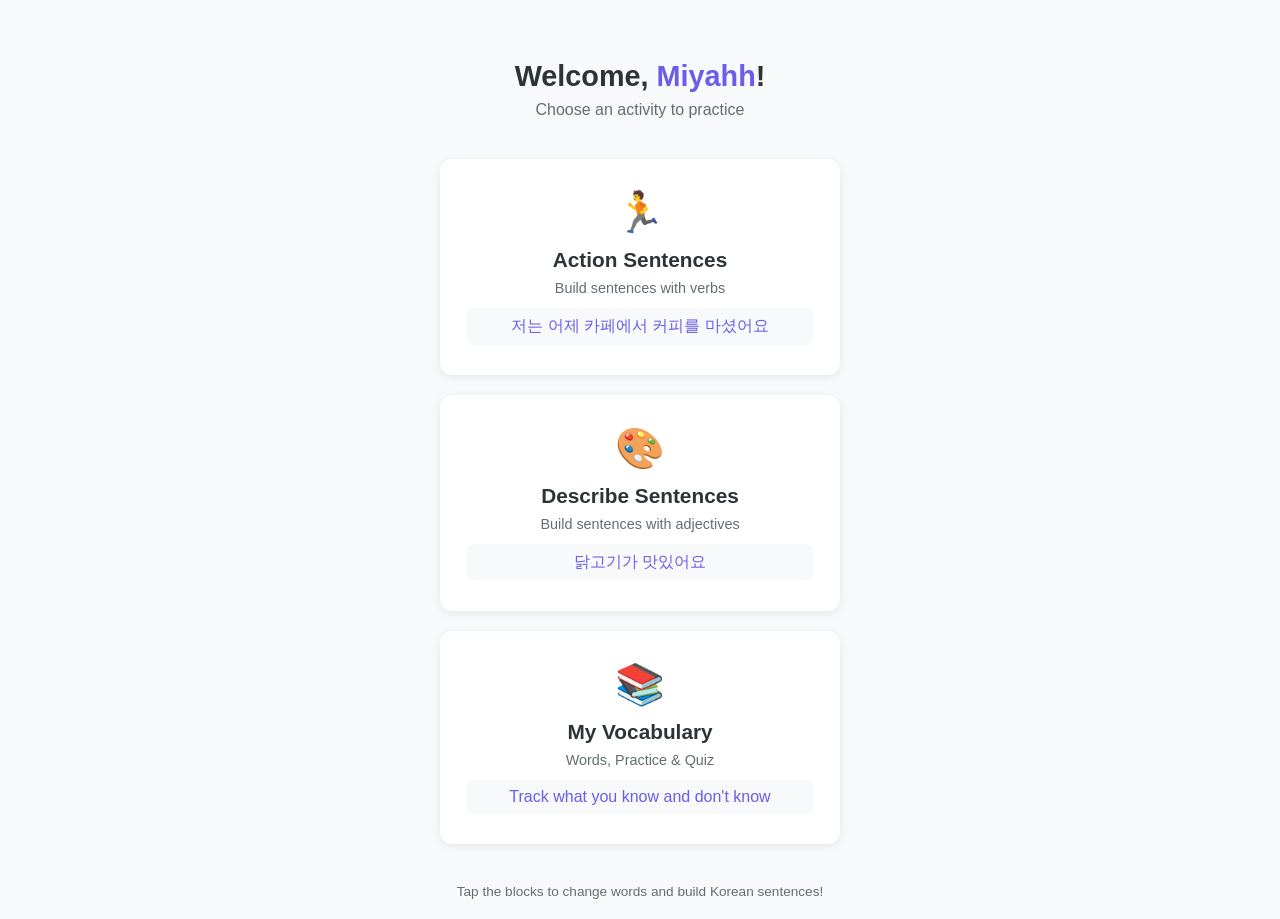
<file: index.html>
<!DOCTYPE html>
<html lang="en">
<head>
  <meta charset="UTF-8">
  <meta name="viewport" content="width=device-width, initial-scale=1.0">
  <title>Korean Practice — Miyahh</title>
  <link rel="stylesheet" href="css/styles.css">
</head>
<body>
  <div class="container index-page">
    <header class="app-header">
      <h1>Welcome, <span class="student-name">Miyahh</span>!</h1>
      <p class="subtitle">Choose an activity to practice</p>
    </header>

    <div class="pattern-cards">
      <a href="action.html" class="pattern-card card-action">
        <span class="card-icon">🏃</span>
        <h2>Action Sentences</h2>
        <p class="card-desc">Build sentences with verbs</p>
        <p class="card-example">저는 어제 카페에서 커피를 마셨어요</p>
      </a>

      <a href="describe.html" class="pattern-card card-describe">
        <span class="card-icon">🎨</span>
        <h2>Describe Sentences</h2>
        <p class="card-desc">Build sentences with adjectives</p>
        <p class="card-example">닭고기가 맛있어요</p>
      </a>

      <a href="vocabulary.html" class="pattern-card card-flashcard">
        <span class="card-icon">📚</span>
        <h2>My Vocabulary</h2>
        <p class="card-desc">Words, Practice &amp; Quiz</p>
        <p class="card-example">Track what you know and don't know</p>
      </a>
    </div>

    <footer class="app-footer">
      <p>Tap the blocks to change words and build Korean sentences!</p>
    </footer>
  </div>
  <script src="js/common.js"></script>
</body>
</html>
</file>
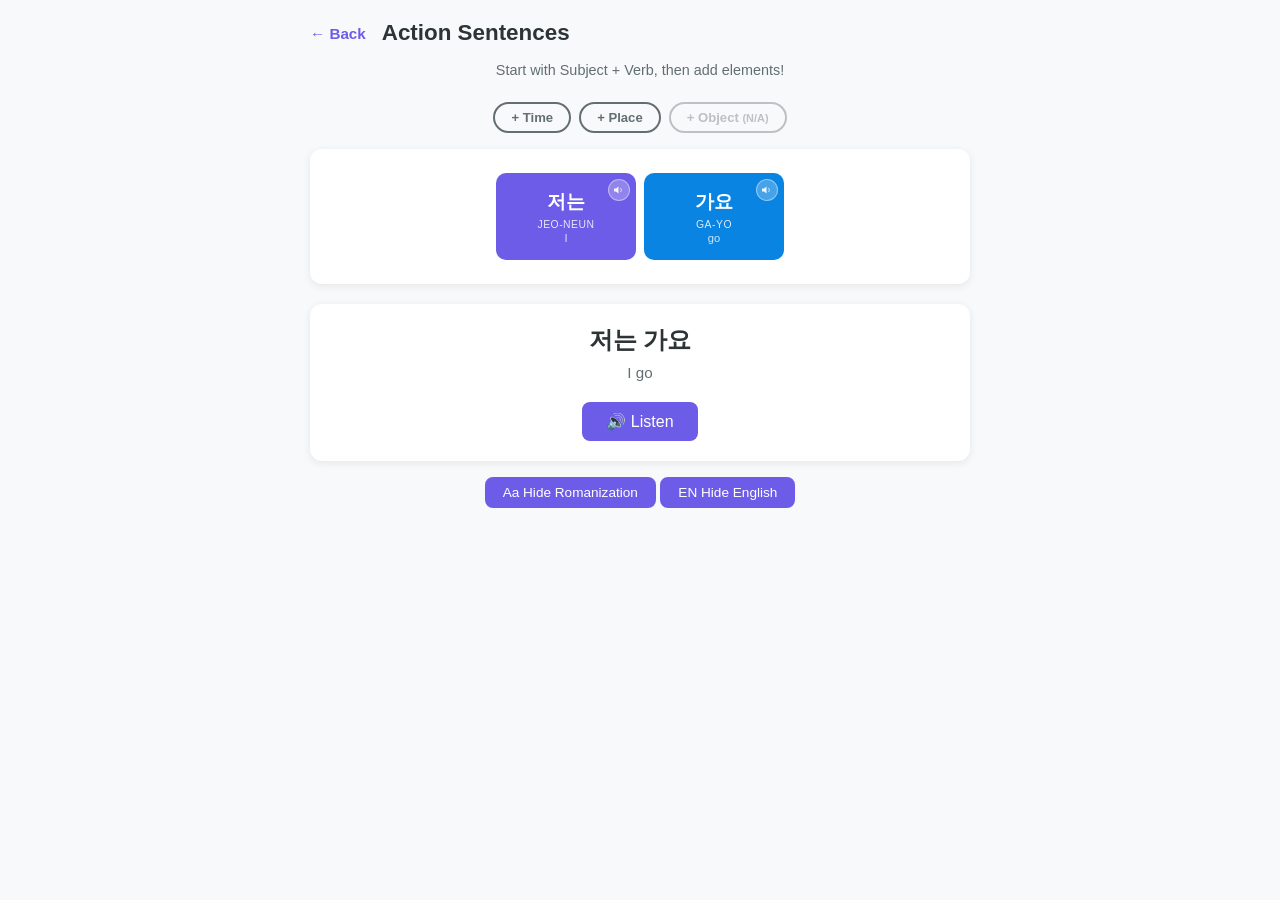
<file: action.html>
<!DOCTYPE html>
<html lang="en">
<head>
  <meta charset="UTF-8">
  <meta name="viewport" content="width=device-width, initial-scale=1.0">
  <title>Action Sentences — Miyahh</title>
  <link rel="stylesheet" href="css/styles.css">
</head>
<body>
  <div class="container builder-page">
    <header class="page-header">
      <a href="index.html" class="back-btn">&larr; Back</a>
      <h1>Action Sentences</h1>
    </header>

    <p class="instruction">Start with Subject + Verb, then add elements!</p>

    <div class="element-toggles">
      <button class="element-toggle" data-element="time">+ Time</button>
      <button class="element-toggle" data-element="place">+ Place</button>
      <button class="element-toggle" data-element="object">+ Object</button>
    </div>

    <div class="sentence-area" id="sentence-area">
      <div class="block-row">
        <div class="block" id="block-subject" data-slot="subject">
          <span class="block-kr"></span>
          <span class="block-rom"></span>
          <span class="block-en"></span>
        </div>
        <div class="block hidden" id="block-time" data-slot="time">
          <span class="block-kr"></span>
          <span class="block-rom"></span>
          <span class="block-en"></span>
        </div>
        <div class="block hidden" id="block-place" data-slot="place">
          <span class="block-kr"></span>
          <span class="block-rom"></span>
          <span class="block-en"></span>
        </div>
        <div class="block hidden" id="block-object" data-slot="object">
          <span class="block-kr"></span>
          <span class="block-rom"></span>
          <span class="block-en"></span>
        </div>
        <div class="block" id="block-verb" data-slot="verb">
          <span class="block-kr"></span>
          <span class="block-rom"></span>
          <span class="block-en"></span>
        </div>
      </div>
    </div>

    <div class="result-area">
      <div class="full-sentence" id="full-sentence"></div>
      <div class="translation" id="translation"></div>
      <button class="tts-btn-large" id="speak-btn" title="Listen to sentence">🔊 Listen</button>
    </div>

    <div class="rom-toggle">
      <button class="btn-rom active" id="toggle-rom">Aa Hide Romanization</button>
      <button class="btn-rom active" id="toggle-en">EN Hide English</button>
    </div>
  </div>

  <script src="js/common.js"></script>
  <script src="js/action-builder.js"></script>
</body>
</html>
</file>
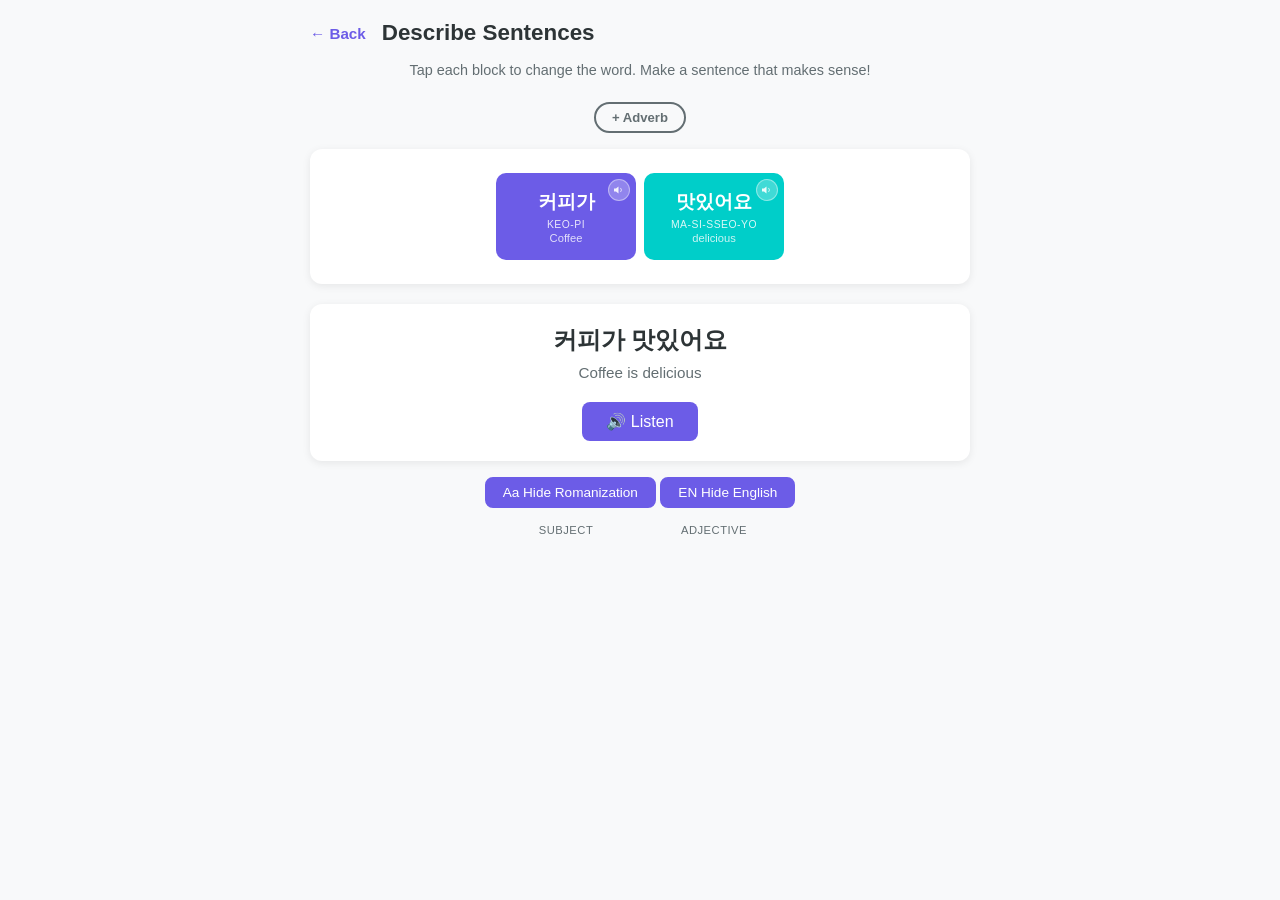
<file: describe.html>
<!DOCTYPE html>
<html lang="en">
<head>
  <meta charset="UTF-8">
  <meta name="viewport" content="width=device-width, initial-scale=1.0">
  <title>Describe Sentences — Miyahh</title>
  <link rel="stylesheet" href="css/styles.css">
</head>
<body>
  <div class="container builder-page">
    <header class="page-header">
      <a href="index.html" class="back-btn">&larr; Back</a>
      <h1>Describe Sentences</h1>
    </header>

    <p class="instruction">Tap each block to change the word. Make a sentence that makes sense!</p>

    <div class="element-toggles">
      <button class="element-toggle" data-element="adverb">+ Adverb</button>
    </div>

    <div class="sentence-area" id="sentence-area">
      <div class="block-row describe-row">
        <div class="block" id="block-subject" data-slot="subject">
          <span class="block-kr"></span>
          <span class="block-rom"></span>
          <span class="block-en"></span>
        </div>
        <div class="block block-adverb hidden" id="block-adverb" data-slot="adverb">
          <span class="block-kr"></span>
          <span class="block-rom"></span>
          <span class="block-en"></span>
        </div>
        <div class="block" id="block-adjective" data-slot="adjective">
          <span class="block-kr"></span>
          <span class="block-rom"></span>
          <span class="block-en"></span>
        </div>
      </div>
    </div>

    <div class="result-area">
      <div class="full-sentence" id="full-sentence"></div>
      <div class="translation" id="translation"></div>
      <button class="tts-btn-large" id="speak-btn" title="Listen to sentence">🔊 Listen</button>
    </div>

    <div class="rom-toggle">
      <button class="btn-rom active" id="toggle-rom">Aa Hide Romanization</button>
      <button class="btn-rom active" id="toggle-en">EN Hide English</button>
    </div>

    <div class="slot-labels describe-labels">
      <span>Subject</span>
      <span class="adverb-label hidden" id="adverb-label">Adverb</span>
      <span>Adjective</span>
    </div>
  </div>

  <script src="js/common.js"></script>
  <script src="js/describe-builder.js"></script>
</body>
</html>
</file>
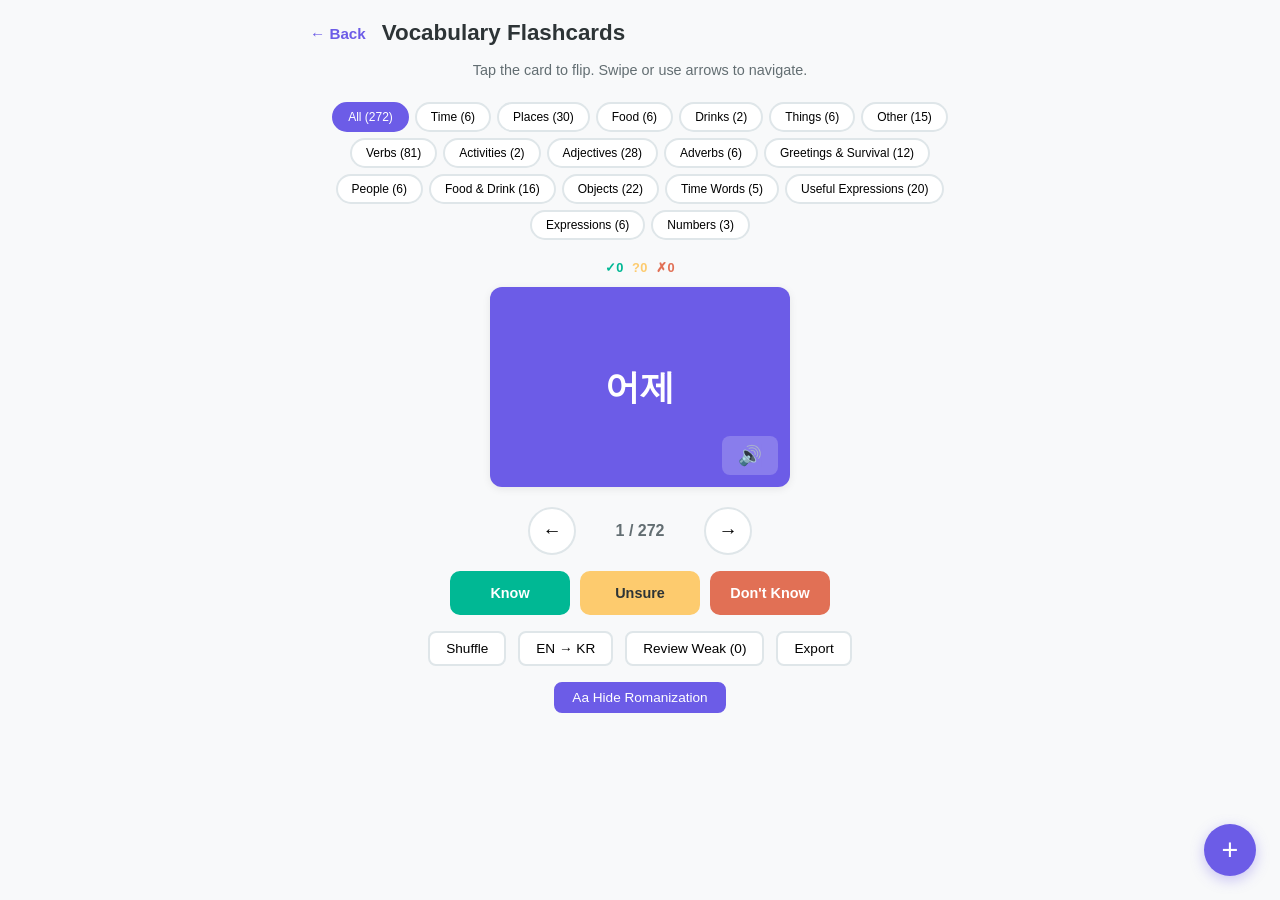
<file: flashcards.html>
<!DOCTYPE html>
<html lang="en">
<head>
  <meta charset="UTF-8">
  <meta name="viewport" content="width=device-width, initial-scale=1.0">
  <title>Flashcards — Miyahh</title>
  <link rel="stylesheet" href="css/styles.css">
</head>
<body>
  <div class="container builder-page">
    <header class="page-header">
      <a href="index.html" class="back-btn">&larr; Back</a>
      <h1>Vocabulary Flashcards</h1>
    </header>

    <p class="instruction">Tap the card to flip. Swipe or use arrows to navigate.</p>

    <div class="category-tabs" id="category-tabs"></div>

    <div class="review-banner hidden" id="review-banner">
      <span>Reviewing weak words</span>
      <button class="review-exit-btn" id="review-exit-btn">Show All</button>
    </div>

    <div class="mastery-stats" id="mastery-stats"></div>

    <div class="flashcard-area">
      <div class="flashcard" id="flashcard">
        <div class="flashcard-inner" id="flashcard-inner">
          <div class="flashcard-front">
            <span class="card-korean" id="card-korean"></span>
            <button class="tts-btn" id="card-tts" title="Listen">🔊</button>
          </div>
          <div class="flashcard-back">
            <span class="card-english" id="card-english"></span>
            <span class="card-romanization" id="card-romanization"></span>
          </div>
        </div>
      </div>
    </div>

    <div class="flashcard-controls">
      <button class="fc-btn" id="prev-btn">&larr;</button>
      <span class="fc-progress" id="progress">1 / 10</span>
      <button class="fc-btn" id="next-btn">&rarr;</button>
    </div>

    <div class="response-buttons" id="response-buttons">
      <button class="resp-btn resp-know" data-resp="know" title="Press 1">Know</button>
      <button class="resp-btn resp-unsure" data-resp="unsure" title="Press 2">Unsure</button>
      <button class="resp-btn resp-dont-know" data-resp="dont_know" title="Press 3">Don't Know</button>
    </div>

    <div class="flashcard-actions">
      <button class="fc-action-btn" id="shuffle-btn">Shuffle</button>
      <button class="fc-action-btn" id="direction-btn">EN &rarr; KR</button>
      <button class="fc-action-btn" id="review-weak-btn">Review Weak (0)</button>
      <button class="fc-action-btn" id="export-btn">Export</button>
    </div>

    <div class="rom-toggle">
      <button class="btn-rom active" id="toggle-rom">Aa Hide Romanization</button>
    </div>

    <!-- Add Word FAB + Modal (new feature) -->
    <button class="add-word-fab" id="add-word-fab" title="Add New Word">+</button>
    <div class="modal-overlay hidden" id="add-word-modal">
      <div class="modal-card">
        <div class="modal-header">
          <h2>Add New Word</h2>
          <button class="modal-close" id="modal-close">&times;</button>
        </div>
        <form id="add-word-form">
          <div class="form-group">
            <label for="new-kr">Korean *</label>
            <input type="text" id="new-kr" placeholder="Enter Korean word" required>
          </div>
          <div class="form-group">
            <label for="new-en">English *</label>
            <input type="text" id="new-en" placeholder="English meaning" required>
          </div>
          <div class="form-group">
            <label for="new-rom">Romanization</label>
            <input type="text" id="new-rom" placeholder="e.g. HAN-GUG-EO (optional)">
          </div>
          <div class="form-group">
            <label for="new-cat">Category</label>
            <select id="new-cat">
              <option value="My Words">My Words</option>
              <option value="Food & Drink">Food & Drink</option>
              <option value="Places">Places</option>
              <option value="People">People</option>
              <option value="Objects">Objects</option>
              <option value="Verbs">Verbs</option>
              <option value="Adjectives">Adjectives</option>
              <option value="Expressions">Expressions</option>
              <option value="Time">Time</option>
            </select>
          </div>
          <button type="submit" class="add-word-submit">Add Word</button>
        </form>
        <div class="user-words-list" id="user-words-list"></div>
        <div class="modal-footer">
          <button class="fc-action-btn" id="export-user-words">Export My Words</button>
        </div>
      </div>
    </div>
  </div>

  <script src="js/storage.js"></script>
  <script src="js/common.js"></script>
  <script src="js/flashcard.js"></script>
  <script src="js/add-word.js"></script>
</body>
</html>
</file>
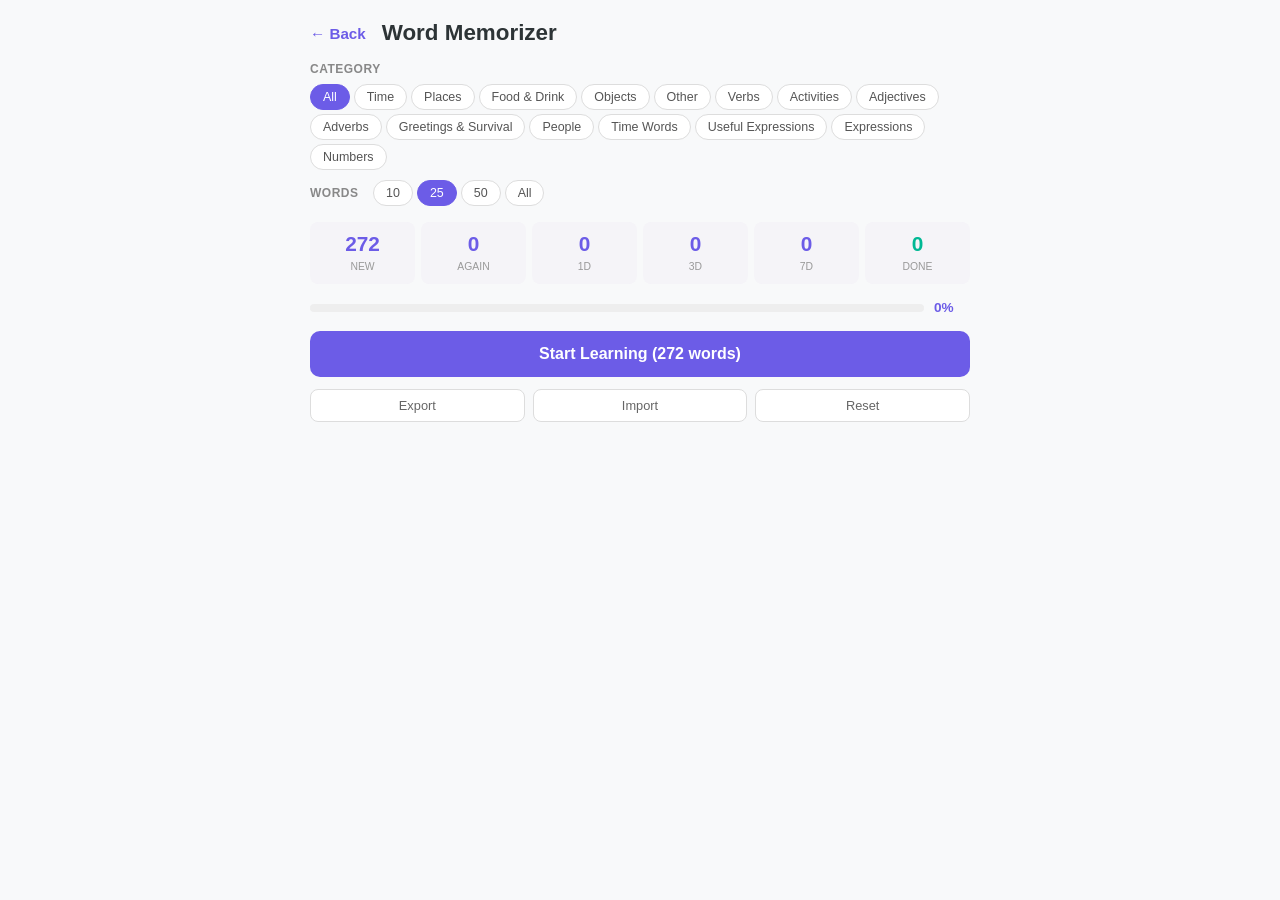
<file: learn.html>
<!DOCTYPE html>
<html lang="en">
<head>
  <meta charset="UTF-8">
  <meta name="viewport" content="width=device-width, initial-scale=1.0">
  <title>Learn — Miyahh</title>
  <link rel="stylesheet" href="css/styles.css">
</head>
<body>
  <div class="container builder-page">
    <header class="page-header">
      <a href="index.html" class="back-btn">&larr; Back</a>
      <h1>Word Memorizer</h1>
    </header>

    <!-- Home Screen -->
    <div id="learn-home">
      <div class="srs-ctrl">
        <span class="srs-label">Category</span>
        <div class="pill-row" id="cat-pills"></div>
      </div>
      <div class="srs-ctrl">
        <span class="srs-label">Words</span>
        <div class="pill-row" id="size-pills">
          <button class="pill" data-n="10">10</button>
          <button class="pill active" data-n="25">25</button>
          <button class="pill" data-n="50">50</button>
          <button class="pill" data-n="0">All</button>
        </div>
      </div>

      <div class="srs-boxes">
        <div class="srs-box"><b id="b0">0</b><span>New</span></div>
        <div class="srs-box"><b id="b1">0</b><span>Again</span></div>
        <div class="srs-box"><b id="b2">0</b><span>1d</span></div>
        <div class="srs-box"><b id="b3">0</b><span>3d</span></div>
        <div class="srs-box"><b id="b4">0</b><span>7d</span></div>
        <div class="srs-box done"><b id="b5">0</b><span>Done</span></div>
      </div>

      <div class="srs-progress-bar">
        <div class="srs-bar"><div class="srs-fill" id="learn-bar"></div></div>
        <span class="srs-pct" id="learn-pct">0%</span>
      </div>

      <button class="go-btn" id="go-learn">Start Learning</button>

      <div class="srs-data-row">
        <button class="srs-data-btn" id="srs-export">Export</button>
        <button class="srs-data-btn" id="srs-import">Import</button>
        <button class="srs-data-btn" id="srs-reset">Reset</button>
      </div>
      <input type="file" id="srs-file-input" accept=".json" style="display:none">
    </div>

    <!-- Study Screen -->
    <div class="study-overlay hidden" id="study-screen">
      <div class="study-header">
        <button class="study-back" id="learn-back">&larr;</button>
        <span class="study-pg"><b id="lc">1</b> / <span id="lt">25</span></span>
      </div>
      <div class="study-card-area">
        <div class="study-card" id="learn-card">
          <div class="study-cat" id="learn-cat"></div>
          <div class="study-kr" id="learn-kr"></div>
          <div class="study-reveal" id="learn-reveal">
            <div class="study-line"></div>
            <div class="study-en" id="learn-en"></div>
            <div class="study-rom" id="learn-rom"></div>
          </div>
          <div class="study-hint" id="learn-hint">tap to reveal</div>
          <div class="swipe-overlay sw-got" id="sw-got">Got it</div>
          <div class="swipe-overlay sw-again" id="sw-again">Again</div>
        </div>
      </div>
      <div class="study-actions hidden" id="learn-actions">
        <button class="study-btn btn-again" id="btn-again">&larr; Again</button>
        <button class="study-btn btn-got-it" id="btn-got-it">Got it &rarr;</button>
      </div>
    </div>

    <!-- Done Screen -->
    <div class="done-screen hidden" id="done-screen">
      <div class="done-icon" id="done-icon"></div>
      <h2 class="done-title" id="done-title"></h2>
      <p class="done-desc" id="done-desc"></p>
      <button class="go-btn" id="done-again">Again</button>
      <button class="go-btn go-secondary" id="done-home">Back</button>
    </div>
  </div>

  <script src="js/storage.js"></script>
  <script src="js/common.js"></script>
  <script src="js/learn.js"></script>
</body>
</html>
</file>
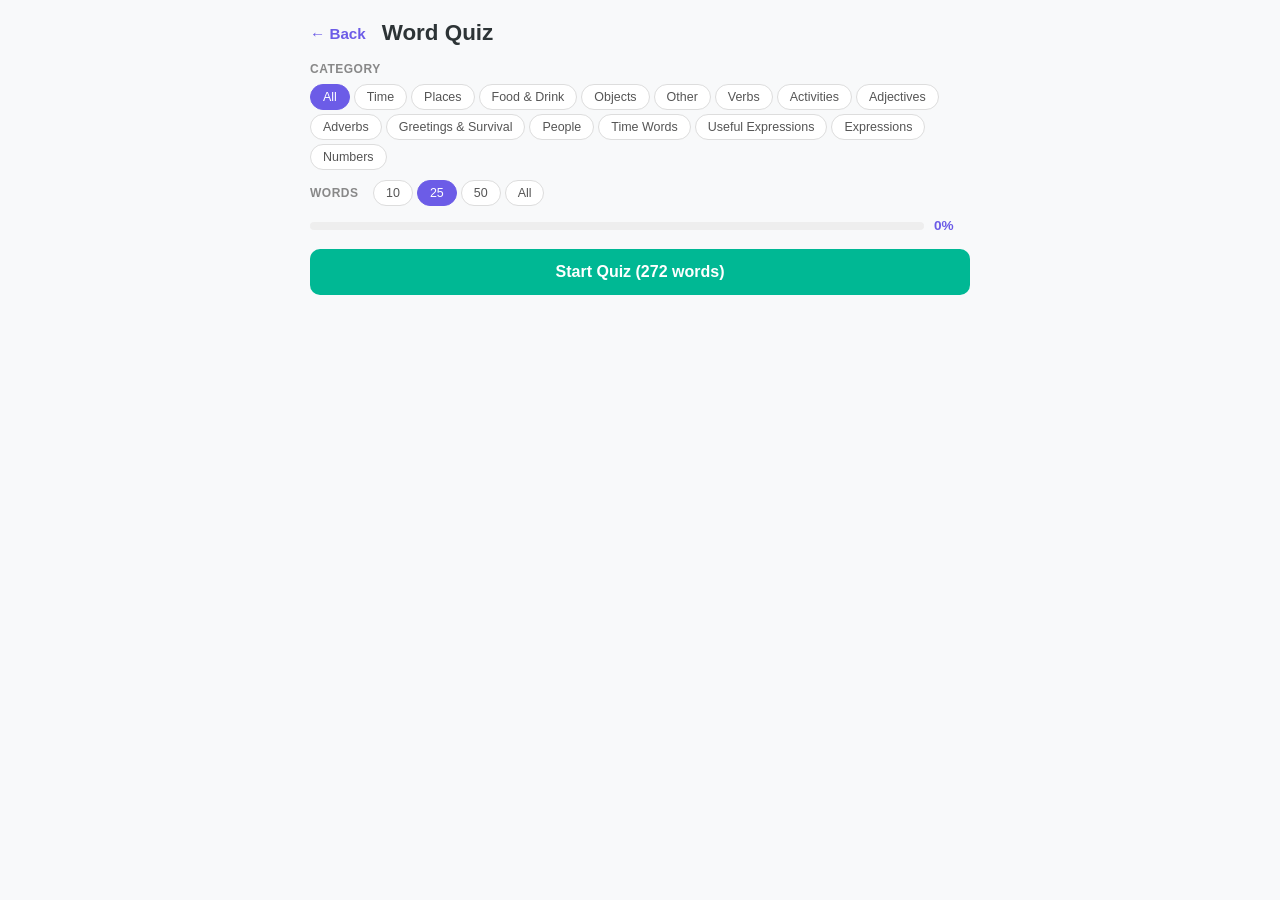
<file: quiz.html>
<!DOCTYPE html>
<html lang="en">
<head>
  <meta charset="UTF-8">
  <meta name="viewport" content="width=device-width, initial-scale=1.0">
  <title>Quiz — Miyahh</title>
  <link rel="stylesheet" href="css/styles.css">
</head>
<body>
  <div class="container builder-page">
    <header class="page-header">
      <a href="index.html" class="back-btn">&larr; Back</a>
      <h1>Word Quiz</h1>
    </header>

    <!-- Home Screen -->
    <div id="quiz-home">
      <div class="srs-ctrl">
        <span class="srs-label">Category</span>
        <div class="pill-row" id="cat-pills"></div>
      </div>
      <div class="srs-ctrl">
        <span class="srs-label">Words</span>
        <div class="pill-row" id="size-pills">
          <button class="pill" data-n="10">10</button>
          <button class="pill active" data-n="25">25</button>
          <button class="pill" data-n="50">50</button>
          <button class="pill" data-n="0">All</button>
        </div>
      </div>

      <div class="srs-progress-bar">
        <div class="srs-bar"><div class="srs-fill quiz-fill" id="quiz-bar"></div></div>
        <span class="srs-pct" id="quiz-pct">0%</span>
      </div>

      <button class="go-btn go-quiz" id="go-quiz">Start Quiz</button>
    </div>

    <!-- Quiz Screen -->
    <div class="study-overlay hidden" id="quiz-screen">
      <div class="study-header">
        <button class="study-back" id="quiz-back">&larr;</button>
        <span class="study-pg"><b id="rc">1</b> / <span id="rtt">25</span></span>
      </div>
      <div class="quiz-prompt">
        <div class="quiz-label">What is</div>
        <div class="quiz-word" id="quiz-word"></div>
      </div>
      <div class="quiz-grid" id="quiz-grid"></div>
      <div class="quiz-score">Score: <b id="quiz-sc">0</b> / <b id="quiz-tot">0</b></div>
    </div>

    <!-- Done Screen -->
    <div class="done-screen hidden" id="done-screen">
      <div class="done-icon" id="done-icon"></div>
      <h2 class="done-title" id="done-title"></h2>
      <p class="done-desc" id="done-desc"></p>
      <button class="go-btn go-quiz" id="done-again">Again</button>
      <button class="go-btn go-secondary" id="done-home">Back</button>
    </div>
  </div>

  <script src="js/storage.js"></script>
  <script src="js/common.js"></script>
  <script src="js/quiz.js"></script>
</body>
</html>
</file>
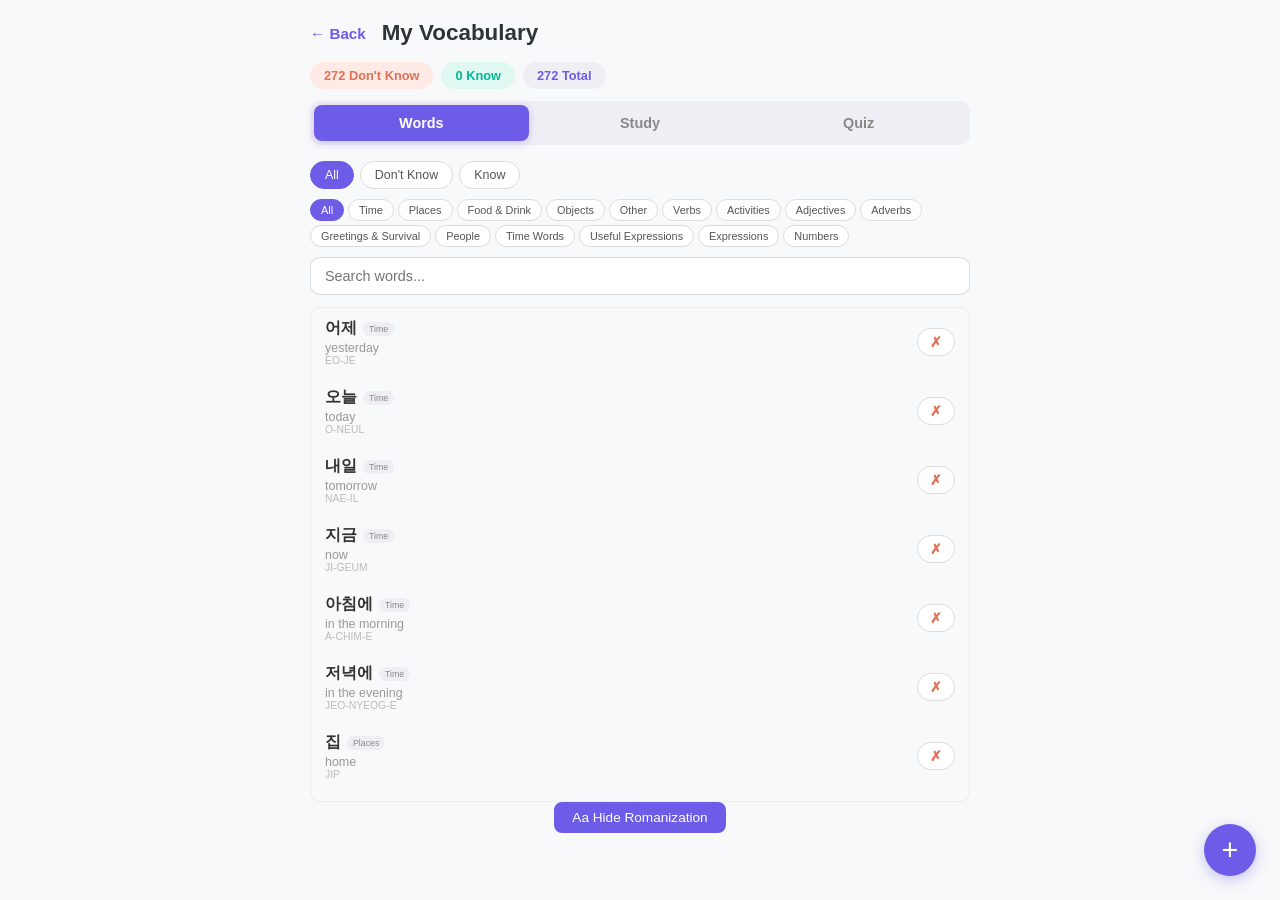
<file: vocabulary.html>
<!DOCTYPE html>
<html lang="en">
<head>
  <meta charset="UTF-8">
  <meta name="viewport" content="width=device-width, initial-scale=1.0">
  <title>Vocabulary — Miyahh</title>
  <link rel="stylesheet" href="css/styles.css">
</head>
<body>
  <div class="container builder-page">
    <header class="page-header">
      <a href="index.html" class="back-btn">&larr; Back</a>
      <h1>My Vocabulary</h1>
    </header>

    <div class="vocab-stats" id="vocab-stats"></div>

    <div class="vocab-tabs" id="vocab-tabs">
      <button class="vocab-tab active" data-tab="words">Words</button>
      <button class="vocab-tab" data-tab="practice">Study</button>
      <button class="vocab-tab" data-tab="quiz">Quiz</button>
    </div>

    <!-- ===== WORDS TAB ===== -->
    <div class="vocab-pane active" id="pane-words">
      <div class="vocab-filter">
        <button class="filter-btn active" data-f="all">All</button>
        <button class="filter-btn" data-f="dont-know">Don't Know</button>
        <button class="filter-btn" data-f="know">Know</button>
      </div>
      <div class="cat-filter-row" id="cat-filter"></div>
      <div class="vocab-search">
        <input type="text" id="search-input" placeholder="Search words...">
      </div>
      <div class="word-list" id="word-list"></div>
      <div class="rom-toggle">
        <button class="btn-rom active" id="toggle-rom">Aa Hide Romanization</button>
      </div>
    </div>

    <!-- ===== STUDY TAB (Don't Know words) ===== -->
    <div class="vocab-pane" id="pane-practice">
      <p class="practice-info" id="practice-info"></p>
      <button class="go-btn" id="go-practice">Study Don't Know</button>
    </div>

    <!-- ===== QUIZ TAB ===== -->
    <div class="vocab-pane" id="pane-quiz">
      <div class="srs-ctrl">
        <span class="srs-label">Status</span>
        <div class="pill-row" id="quiz-filter">
          <button class="pill active" data-f="all">All</button>
          <button class="pill" data-f="dont-know">Don't Know</button>
          <button class="pill" data-f="know">Know</button>
        </div>
      </div>
      <div class="srs-ctrl">
        <span class="srs-label">Category</span>
        <div class="pill-row" id="quiz-cat"></div>
      </div>
      <div class="srs-ctrl">
        <span class="srs-label">Questions</span>
        <div class="pill-row" id="quiz-size">
          <button class="pill" data-n="10">10</button>
          <button class="pill active" data-n="25">25</button>
          <button class="pill" data-n="50">50</button>
          <button class="pill" data-n="0">All</button>
        </div>
      </div>
      <button class="go-btn go-quiz" id="go-quiz">Start Quiz</button>
    </div>

    <!-- ===== PRACTICE OVERLAY ===== -->
    <div class="study-overlay hidden" id="practice-screen">
      <div class="study-header">
        <button class="study-back" id="practice-back">&larr;</button>
        <span class="study-pg"><b id="pc">1</b> / <span id="pt">10</span></span>
      </div>
      <div class="study-card-area">
        <div class="study-card" id="practice-card">
          <div class="study-cat" id="p-cat"></div>
          <div class="study-kr" id="p-kr"></div>
          <div class="study-reveal">
            <div class="study-line"></div>
            <div class="study-en" id="p-en"></div>
            <div class="study-rom rom-text" id="p-rom"></div>
          </div>
          <div class="study-hint">tap to reveal</div>
        </div>
      </div>
      <div class="study-actions hidden" id="practice-actions">
        <button class="study-btn btn-again" id="btn-dont">Still Don't Know</button>
        <button class="study-btn btn-got-it" id="btn-know">I Know This ✓</button>
      </div>
    </div>

    <!-- ===== QUIZ OVERLAY ===== -->
    <div class="study-overlay hidden" id="quiz-screen">
      <div class="study-header">
        <button class="study-back" id="quiz-back">&larr;</button>
        <span class="study-pg"><b id="qc">1</b> / <span id="qt">25</span></span>
      </div>
      <div class="quiz-prompt">
        <div class="quiz-label">What is</div>
        <div class="quiz-word" id="quiz-word"></div>
      </div>
      <div class="quiz-grid" id="quiz-grid"></div>
      <div class="quiz-score">Score: <b id="quiz-sc">0</b> / <b id="quiz-tot">0</b></div>
    </div>

    <!-- ===== DONE SCREEN ===== -->
    <div class="done-screen hidden" id="done-screen">
      <div class="done-icon" id="done-icon"></div>
      <h2 class="done-title" id="done-title"></h2>
      <p class="done-desc" id="done-desc"></p>
      <button class="go-btn" id="done-back">Back to Words</button>
    </div>

    <!-- Add Word FAB + Modal -->
    <button class="add-word-fab" id="add-word-fab" title="Add New Word">+</button>
    <div class="modal-overlay hidden" id="add-word-modal">
      <div class="modal-card">
        <div class="modal-header">
          <h2>Add New Word</h2>
          <button class="modal-close" id="modal-close">&times;</button>
        </div>
        <form id="add-word-form">
          <div class="form-group">
            <label for="new-kr">Korean *</label>
            <input type="text" id="new-kr" placeholder="Enter Korean word" required>
          </div>
          <div class="form-group">
            <label for="new-en">English *</label>
            <input type="text" id="new-en" placeholder="English meaning" required>
          </div>
          <div class="form-group">
            <label for="new-rom">Romanization</label>
            <input type="text" id="new-rom" placeholder="e.g. HAN-GUG-EO (optional)">
          </div>
          <button type="submit" class="add-word-submit">Add Word</button>
        </form>
      </div>
    </div>
  </div>

  <script src="js/storage.js"></script>
  <script src="js/common.js"></script>
  <script src="js/vocabulary.js"></script>
</body>
</html>
</file>
<file: css/styles.css>
/* === Korean Practice — Sentence Builder === */

:root {
  --primary: #6C5CE7;
  --primary-light: #A29BFE;
  --accent: #00B894;
  --bg: #F8F9FA;
  --card-bg: #FFFFFF;
  --text: #2D3436;
  --text-light: #636E72;
  --border: #DFE6E9;
  --shadow: 0 2px 8px rgba(0,0,0,0.08);
  --radius: 12px;

  --block-subject: #6C5CE7;
  --block-time: #FDCB6E;
  --block-place: #00B894;
  --block-object: #E17055;
  --block-verb: #0984E3;
  --block-adverb: #E84393;
  --block-adjective: #00CEC9;
}

* { box-sizing: border-box; margin: 0; padding: 0; }

body {
  font-family: -apple-system, BlinkMacSystemFont, 'Segoe UI', sans-serif;
  background: var(--bg);
  color: var(--text);
  min-height: 100vh;
}

.container {
  max-width: 700px;
  margin: 0 auto;
  padding: 20px;
}

/* --- Index Page --- */
.index-page { text-align: center; padding-top: 60px; }

.app-header h1 {
  font-size: 1.8rem;
  margin-bottom: 8px;
}

.student-name { color: var(--primary); }

.subtitle {
  color: var(--text-light);
  font-size: 1rem;
  margin-bottom: 40px;
}

.pattern-cards {
  display: flex;
  flex-direction: column;
  gap: 20px;
  max-width: 400px;
  margin: 0 auto;
}

.pattern-card {
  display: block;
  background: var(--card-bg);
  border-radius: var(--radius);
  padding: 28px 24px;
  text-decoration: none;
  color: var(--text);
  box-shadow: var(--shadow);
  border: 2px solid transparent;
  transition: transform 0.15s, border-color 0.15s;
}

.pattern-card:hover {
  transform: translateY(-2px);
  border-color: var(--primary-light);
}

.card-icon { font-size: 2.5rem; display: block; margin-bottom: 12px; }

.pattern-card h2 { font-size: 1.3rem; margin-bottom: 8px; }

.card-desc { color: var(--text-light); font-size: 0.9rem; margin-bottom: 12px; }

.card-example {
  background: var(--bg);
  padding: 8px 14px;
  border-radius: 8px;
  font-size: 1rem;
  color: var(--primary);
}

.app-footer {
  margin-top: 40px;
  color: var(--text-light);
  font-size: 0.85rem;
}

/* --- Builder Pages --- */
.page-header {
  display: flex;
  align-items: center;
  gap: 16px;
  margin-bottom: 16px;
}

.page-header h1 { font-size: 1.4rem; }

.back-btn {
  text-decoration: none;
  color: var(--primary);
  font-weight: 600;
  font-size: 0.95rem;
}

.instruction {
  color: var(--text-light);
  font-size: 0.9rem;
  margin-bottom: 24px;
  text-align: center;
}

/* --- Sentence Blocks --- */
.sentence-area {
  background: var(--card-bg);
  border-radius: var(--radius);
  padding: 24px 16px;
  box-shadow: var(--shadow);
  margin-bottom: 20px;
}

.block-row {
  display: flex;
  gap: 8px;
  flex-wrap: wrap;
  justify-content: center;
}

.block {
  flex: 1;
  min-width: 80px;
  max-width: 140px;
  padding: 14px 8px;
  border-radius: 10px;
  text-align: center;
  cursor: pointer;
  user-select: none;
  transition: transform 0.12s, box-shadow 0.12s;
  border: 2px solid transparent;
}

.block:active { transform: scale(0.95); }

.block:hover {
  box-shadow: 0 4px 12px rgba(0,0,0,0.15);
}

.block[data-slot="subject"] { background: var(--block-subject); color: #fff; }
.block[data-slot="time"] { background: var(--block-time); color: var(--text); }
.block[data-slot="place"] { background: var(--block-place); color: #fff; }
.block[data-slot="object"] { background: var(--block-object); color: #fff; }
.block[data-slot="verb"] { background: var(--block-verb); color: #fff; }
.block[data-slot="adverb"] { background: var(--block-adverb); color: #fff; }
.block[data-slot="adjective"] { background: var(--block-adjective); color: #fff; }

.block-kr {
  display: block;
  font-size: 1.2rem;
  font-weight: 700;
  margin-bottom: 4px;
}

.block-rom {
  display: block;
  font-size: 0.65rem;
  opacity: 0.85;
  margin-bottom: 2px;
  text-transform: uppercase;
  letter-spacing: 0.5px;
}

.block-en {
  display: block;
  font-size: 0.7rem;
  opacity: 0.8;
}

.block.pulse {
  animation: pulse 0.3s ease;
}

@keyframes pulse {
  0% { transform: scale(1); }
  50% { transform: scale(1.08); }
  100% { transform: scale(1); }
}

/* --- Result Area --- */
.result-area {
  text-align: center;
  padding: 20px;
  background: var(--card-bg);
  border-radius: var(--radius);
  box-shadow: var(--shadow);
  margin-bottom: 16px;
}

.full-sentence {
  font-size: 1.5rem;
  font-weight: 700;
  margin-bottom: 8px;
  color: var(--text);
  min-height: 2rem;
}

.translation {
  font-size: 0.95rem;
  color: var(--text-light);
  margin-bottom: 16px;
  min-height: 1.4rem;
}

.tts-btn-large {
  background: var(--primary);
  color: #fff;
  border: none;
  padding: 10px 24px;
  border-radius: 8px;
  font-size: 1rem;
  cursor: pointer;
  transition: background 0.15s;
}

.tts-btn-large:hover { background: var(--primary-light); }
.tts-btn-large:active { transform: scale(0.97); }

/* --- Slot Labels --- */
.slot-labels {
  display: flex;
  justify-content: center;
  gap: 8px;
  flex-wrap: wrap;
}

.slot-labels span {
  flex: 1;
  min-width: 80px;
  max-width: 140px;
  text-align: center;
  font-size: 0.7rem;
  color: var(--text-light);
  text-transform: uppercase;
  letter-spacing: 0.5px;
}

/* --- Element Toggle Buttons (Action Builder) --- */
.element-toggles {
  display: flex;
  gap: 8px;
  justify-content: center;
  margin-bottom: 16px;
  flex-wrap: wrap;
}

.element-toggle {
  background: var(--bg-card);
  color: var(--text-light);
  border: 2px solid var(--text-light);
  padding: 6px 16px;
  border-radius: 20px;
  font-size: 0.82rem;
  font-weight: 600;
  cursor: pointer;
  transition: all 0.2s;
}

.element-toggle:hover {
  background: rgba(107, 114, 128, 0.1);
}

.element-toggle.active {
  background: var(--primary);
  color: #fff;
  border-color: var(--primary);
}

.element-toggle:disabled {
  opacity: 0.4;
  cursor: not-allowed;
}

/* --- Adverb Toggle --- */
.adverb-toggle {
  text-align: center;
  margin-bottom: 16px;
}

.btn-adverb {
  background: var(--block-adverb);
  color: #fff;
  border: none;
  padding: 8px 20px;
  border-radius: 8px;
  font-size: 0.9rem;
  cursor: pointer;
  transition: opacity 0.15s;
}

.btn-adverb:hover { opacity: 0.85; }
.btn-adverb.active { background: var(--text-light); }

/* --- Romanization Toggle --- */
.rom-toggle {
  text-align: center;
  margin-bottom: 16px;
}

.btn-rom {
  background: var(--card-bg);
  color: var(--text);
  border: 2px solid var(--border);
  padding: 6px 16px;
  border-radius: 8px;
  font-size: 0.85rem;
  cursor: pointer;
  transition: border-color 0.15s, background 0.15s;
}

.btn-rom:hover { border-color: var(--primary-light); }
.btn-rom.active { background: var(--primary); color: #fff; border-color: var(--primary); }

body.hide-rom .block-rom { display: none !important; }
body.hide-rom .card-romanization { display: none !important; }
body.hide-en .block-en { display: none !important; }
body.hide-en .card-english { display: none !important; }
/* BUG FIX: Also hide the sentence translation when English is hidden */
body.hide-en .translation { display: none !important; }

/* --- Flashcard Page --- */
.category-tabs {
  display: flex;
  gap: 6px;
  flex-wrap: wrap;
  justify-content: center;
  margin-bottom: 20px;
}

.cat-tab {
  background: var(--card-bg);
  border: 2px solid var(--border);
  padding: 6px 14px;
  border-radius: 20px;
  font-size: 0.75rem;
  cursor: pointer;
  transition: all 0.15s;
}

.cat-tab:hover { border-color: var(--primary-light); }
.cat-tab.active { background: var(--primary); color: #fff; border-color: var(--primary); }

.flashcard-area {
  display: flex;
  justify-content: center;
  margin-bottom: 20px;
  perspective: 1000px;
}

.flashcard {
  width: 300px;
  height: 200px;
  cursor: pointer;
  perspective: 1000px;
}

.flashcard-inner {
  width: 100%;
  height: 100%;
  position: relative;
  transition: transform 0.5s;
  transform-style: preserve-3d;
}

/* BUG FIX: Instant reset class disables flip animation during navigation */
.flashcard-inner.no-transition {
  transition: none !important;
}

.flashcard-inner.flipped {
  transform: rotateY(180deg);
}

.flashcard-front, .flashcard-back {
  position: absolute;
  width: 100%;
  height: 100%;
  backface-visibility: hidden;
  border-radius: var(--radius);
  box-shadow: var(--shadow);
  display: flex;
  flex-direction: column;
  align-items: center;
  justify-content: center;
  padding: 20px;
}

.flashcard-front {
  background: var(--primary);
  color: #fff;
}

.flashcard-back {
  background: var(--card-bg);
  color: var(--text);
  transform: rotateY(180deg);
}

.card-korean {
  font-size: 2.2rem;
  font-weight: 700;
}

.card-english {
  font-size: 1.3rem;
  font-weight: 600;
  margin-bottom: 8px;
}

.card-romanization {
  font-size: 0.9rem;
  color: var(--text-light);
  text-transform: uppercase;
  letter-spacing: 0.5px;
}

.tts-btn {
  background: rgba(255,255,255,0.2);
  border: none;
  padding: 8px 16px;
  border-radius: 8px;
  font-size: 1.2rem;
  cursor: pointer;
  position: absolute;
  bottom: 12px;
  right: 12px;
  transition: background 0.15s;
}

.tts-btn:hover { background: rgba(255,255,255,0.3); }

.flashcard-controls {
  display: flex;
  align-items: center;
  justify-content: center;
  gap: 24px;
  margin-bottom: 16px;
}

.fc-btn {
  background: var(--card-bg);
  border: 2px solid var(--border);
  width: 48px;
  height: 48px;
  border-radius: 50%;
  font-size: 1.2rem;
  cursor: pointer;
  transition: all 0.15s;
  display: flex;
  align-items: center;
  justify-content: center;
}

.fc-btn:hover { border-color: var(--primary); background: var(--primary); color: #fff; }

.fc-progress {
  font-size: 1rem;
  color: var(--text-light);
  font-weight: 600;
  min-width: 80px;
  text-align: center;
}

.flashcard-actions {
  display: flex;
  gap: 12px;
  justify-content: center;
  margin-bottom: 16px;
}

.fc-action-btn {
  background: var(--card-bg);
  border: 2px solid var(--border);
  padding: 8px 16px;
  border-radius: 8px;
  font-size: 0.85rem;
  cursor: pointer;
  transition: all 0.15s;
}

.fc-action-btn:hover { border-color: var(--primary-light); }

/* --- Block TTS Button --- */
.block {
  position: relative;
}

.block-tts-btn {
  position: absolute;
  top: 4px;
  right: 4px;
  width: 22px;
  height: 22px;
  border-radius: 50%;
  background: rgba(255,255,255,0.25);
  border: 1.5px solid rgba(255,255,255,0.4);
  cursor: pointer;
  display: flex;
  align-items: center;
  justify-content: center;
  transition: background 0.15s, transform 0.15s;
  padding: 0;
  z-index: 2;
}

.block-tts-btn:hover {
  background: rgba(255,255,255,0.45);
  transform: scale(1.15);
}

.block-tts-btn:active {
  transform: scale(0.9);
}

.block-tts-btn svg {
  width: 12px;
  height: 12px;
  fill: rgba(255,255,255,0.9);
}

/* Time block has dark text, adjust TTS button */
.block[data-slot="time"] .block-tts-btn {
  background: rgba(0,0,0,0.1);
  border-color: rgba(0,0,0,0.2);
}

.block[data-slot="time"] .block-tts-btn:hover {
  background: rgba(0,0,0,0.2);
}

.block[data-slot="time"] .block-tts-btn svg {
  fill: rgba(0,0,0,0.6);
}

/* --- Response Tracking Buttons --- */
.response-buttons {
  display: flex;
  gap: 10px;
  justify-content: center;
  margin-bottom: 16px;
}

.resp-btn {
  flex: 1;
  max-width: 120px;
  padding: 12px 8px;
  border-radius: 10px;
  font-size: 0.9rem;
  font-weight: 600;
  cursor: pointer;
  transition: all 0.15s;
  border: 2px solid transparent;
}

.resp-know {
  background: #00B894;
  color: #fff;
  border-color: #00B894;
}

.resp-know:hover { background: #00a381; }

.resp-unsure {
  background: #FDCB6E;
  color: #2D3436;
  border-color: #FDCB6E;
}

.resp-unsure:hover { background: #f0be4a; }

.resp-dont-know {
  background: #E17055;
  color: #fff;
  border-color: #E17055;
}

.resp-dont-know:hover { background: #d05a40; }

.resp-btn.resp-used {
  transform: scale(0.92);
  opacity: 0.6;
}

/* --- Mastery Stats --- */
.mastery-stats {
  text-align: center;
  font-size: 0.8rem;
  color: var(--text-light);
  margin-bottom: 12px;
  letter-spacing: 0.5px;
}

.mastery-stats .stat-know { color: #00B894; font-weight: 600; }
.mastery-stats .stat-unsure { color: #FDCB6E; font-weight: 600; }
.mastery-stats .stat-dont-know { color: #E17055; font-weight: 600; }

/* --- Card Status Badge --- */
.card-badge {
  position: absolute;
  top: 8px;
  left: 8px;
  width: 10px;
  height: 10px;
  border-radius: 50%;
  z-index: 2;
}

.card-badge.know { background: #00B894; }
.card-badge.unsure { background: #FDCB6E; }
.card-badge.dont-know { background: #E17055; }

/* --- Review Banner --- */
.review-banner {
  text-align: center;
  background: var(--primary);
  color: #fff;
  padding: 8px;
  border-radius: 8px;
  margin-bottom: 12px;
  display: flex;
  justify-content: center;
  align-items: center;
  gap: 12px;
  font-size: 0.85rem;
  font-weight: 600;
}

.review-exit-btn {
  background: rgba(255,255,255,0.2);
  border: none;
  color: #fff;
  padding: 4px 12px;
  border-radius: 6px;
  cursor: pointer;
  font-size: 0.8rem;
  transition: background 0.15s;
}

.review-exit-btn:hover { background: rgba(255,255,255,0.35); }

/* --- Utilities --- */
.hidden { display: none !important; }

/* --- Responsive --- */
@media (max-width: 500px) {
  .block {
    min-width: 60px;
    max-width: 110px;
    padding: 10px 6px;
  }
  .block-kr { font-size: 1rem; }
  .full-sentence { font-size: 1.25rem; }
  .index-page { padding-top: 30px; }
  .app-header h1 { font-size: 1.5rem; }
  .flashcard { width: 260px; height: 180px; }
  .card-korean { font-size: 1.8rem; }
  .cat-tab { padding: 4px 10px; font-size: 0.7rem; }
}

/* ====== NEW FEATURES (added, no existing styles modified) ====== */

/* Home cards for Learn & Quiz */
.card-learn { border-left-color: #6C5CE7 !important; }
.card-quiz { border-left-color: #00B894 !important; }

/* SRS Controls */
.srs-ctrl { display:flex; align-items:center; gap:8px; margin-bottom:10px; flex-wrap:wrap; }
.srs-label { font-size:.75rem; font-weight:600; color:#888; text-transform:uppercase; letter-spacing:.5px; min-width:55px; }
.pill-row { display:flex; gap:4px; flex-wrap:wrap; }
.pill { padding:5px 12px; border:1px solid #ddd; background:#fff; border-radius:16px; font-size:.78rem; cursor:pointer; transition:all .15s; color:#555; }
.pill.active,.pill:hover { background:#6C5CE7; color:#fff; border-color:#6C5CE7; }

/* SRS Boxes */
.srs-boxes { display:grid; grid-template-columns:repeat(6,1fr); gap:6px; margin:16px 0; }
.srs-box { text-align:center; background:#f5f4f8; border-radius:8px; padding:10px 4px; }
.srs-box b { display:block; font-size:1.3rem; color:#6C5CE7; }
.srs-box span { font-size:.65rem; color:#999; text-transform:uppercase; }
.srs-box.done b { color:#00B894; }

/* Progress Bar */
.srs-progress-bar { display:flex; align-items:center; gap:10px; margin:12px 0 16px; }
.srs-bar { flex:1; height:8px; background:#eee; border-radius:4px; overflow:hidden; }
.srs-fill { height:100%; background:#6C5CE7; border-radius:4px; transition:width .3s; width:0; }
.quiz-fill { background:#00B894; }
.srs-pct { font-size:.85rem; font-weight:700; color:#6C5CE7; min-width:36px; }

/* Go Buttons */
.go-btn { display:block; width:100%; padding:14px; background:#6C5CE7; color:#fff; border:none; border-radius:10px; font-size:1rem; font-weight:600; cursor:pointer; margin-bottom:8px; transition:opacity .15s; }
.go-btn:disabled { opacity:.4; cursor:default; }
.go-quiz { background:#00B894; }
.go-secondary { background:#f0eef5; color:#666; margin-top:4px; }

/* Data Row */
.srs-data-row { display:flex; gap:8px; margin-top:12px; }
.srs-data-btn { flex:1; padding:8px; border:1px solid #ddd; background:#fff; border-radius:8px; font-size:.8rem; cursor:pointer; color:#666; }
.srs-data-btn:hover { background:#f5f4f8; }

/* Study Overlay */
.study-overlay { position:fixed; top:0;left:0;right:0;bottom:0; background:#fff; z-index:100; display:flex; flex-direction:column; padding:16px; max-width:700px; margin:0 auto; }
.study-overlay.hidden { display:none; }
.study-header { display:flex; align-items:center; justify-content:space-between; margin-bottom:16px; }
.study-back { background:none; border:none; font-size:1.4rem; cursor:pointer; color:#666; padding:4px 8px; }
.study-pg { font-size:.9rem; color:#888; }
.study-pg b { color:#6C5CE7; }

/* Study Card */
.study-card-area { flex:1; display:flex; align-items:center; justify-content:center; }
.study-card { width:100%; max-width:360px; min-height:260px; background:#f8f7fc; border:2px solid #e8e6f0; border-radius:16px; padding:30px 24px; text-align:center; position:relative; cursor:pointer; user-select:none; touch-action:pan-y; }
.study-cat { font-size:.65rem; color:#999; text-transform:uppercase; letter-spacing:1px; margin-bottom:8px; }
.study-kr { font-size:2.2rem; font-weight:700; color:#333; margin-bottom:16px; }
.study-reveal { display:none; }
.study-card.open .study-reveal { display:block; }
.study-card.open .study-hint { display:none; }
.study-line { width:40px; height:2px; background:#ddd; margin:16px auto; }
.study-en { font-size:1.2rem; color:#555; margin-bottom:6px; }
.study-rom { font-size:.8rem; color:#aaa; text-transform:uppercase; }
.study-hint { font-size:.8rem; color:#bbb; margin-top:24px; }

/* Swipe Overlays */
.swipe-overlay { position:absolute; top:0;left:0;right:0;bottom:0; border-radius:16px; display:flex; align-items:center; justify-content:center; font-size:1.4rem; font-weight:700; opacity:0; pointer-events:none; }
.sw-got { background:rgba(0,184,148,.15); color:#00B894; }
.sw-again { background:rgba(225,112,85,.15); color:#E17055; }

/* Study Actions */
.study-actions { display:flex; gap:12px; padding:16px 0; }
.study-actions.hidden { display:none; }
.study-btn { flex:1; padding:14px; border:none; border-radius:10px; font-size:1rem; font-weight:600; cursor:pointer; }
.study-btn:active { transform:scale(.96); }
.btn-again { background:#ffeae5; color:#E17055; }
.btn-got-it { background:#e0f8f2; color:#00B894; }

/* Quiz */
.quiz-prompt { text-align:center; padding:24px 16px; background:#f8f7fc; border:1px solid #e8e6f0; border-radius:12px; margin-bottom:16px; }
.quiz-label { font-size:.7rem; color:#999; text-transform:uppercase; letter-spacing:1px; margin-bottom:6px; }
.quiz-word { font-size:1.2rem; font-weight:700; color:#333; }
.quiz-grid { display:grid; grid-template-columns:1fr 1fr; gap:10px; margin-bottom:16px; }
.quiz-opt { padding:16px; border:2px solid #e8e6f0; background:#fff; border-radius:10px; font-size:1.1rem; cursor:pointer; text-align:center; }
.quiz-opt:hover { border-color:#6C5CE7; }
.quiz-opt.off { pointer-events:none; opacity:.5; }
.quiz-opt.ok { border-color:#00B894; background:#e0f8f2; color:#00B894; font-weight:700; opacity:1; }
.quiz-opt.bad { border-color:#E17055; background:#ffeae5; color:#E17055; font-weight:700; opacity:1; }
.quiz-opt.show { border-color:#00B894; background:#e0f8f2; color:#00B894; opacity:1; }
.quiz-score { text-align:center; font-size:.85rem; color:#888; margin-top:auto; padding:12px; }
.quiz-score b { color:#6C5CE7; }

/* Done Screen */
.done-screen { position:fixed; top:0;left:0;right:0;bottom:0; background:#fff; z-index:110; display:flex; flex-direction:column; align-items:center; justify-content:center; padding:24px; text-align:center; }
.done-screen.hidden { display:none; }
.done-icon { font-size:3.5rem; margin-bottom:12px; }
.done-title { font-size:1.5rem; color:#333; margin-bottom:8px; }
.done-desc { font-size:1rem; color:#888; margin-bottom:24px; }
.done-screen .go-btn { max-width:300px; }

/* Add Word FAB */
.add-word-fab { position:fixed; bottom:24px; right:24px; width:52px; height:52px; border-radius:50%; background:#6C5CE7; color:#fff; font-size:1.8rem; line-height:1; border:none; box-shadow:0 4px 14px rgba(108,92,231,.35); cursor:pointer; z-index:50; }
.add-word-fab:active { transform:scale(.9); }

/* Add Word Modal */
.modal-overlay { position:fixed; top:0;left:0;right:0;bottom:0; background:rgba(0,0,0,.4); z-index:200; display:flex; align-items:center; justify-content:center; padding:16px; }
.modal-overlay.hidden { display:none; }
.modal-card { background:#fff; border-radius:16px; width:100%; max-width:400px; max-height:85vh; overflow-y:auto; padding:24px; }
.modal-header { display:flex; justify-content:space-between; align-items:center; margin-bottom:16px; }
.modal-header h2 { font-size:1.2rem; color:#333; margin:0; }
.modal-close { background:none; border:none; font-size:1.5rem; color:#999; cursor:pointer; }
.form-group { margin-bottom:12px; }
.form-group label { display:block; font-size:.8rem; font-weight:600; color:#666; margin-bottom:4px; }
.form-group input,.form-group select { width:100%; padding:10px 12px; border:1px solid #ddd; border-radius:8px; font-size:.95rem; outline:none; box-sizing:border-box; }
.form-group input:focus,.form-group select:focus { border-color:#6C5CE7; }
.add-word-submit { display:block; width:100%; padding:12px; background:#6C5CE7; color:#fff; border:none; border-radius:10px; font-size:1rem; font-weight:600; cursor:pointer; margin-top:8px; }
.modal-footer { margin-top:16px; }
.user-words-list { margin-top:12px; max-height:160px; overflow-y:auto; }
.user-word-item { display:flex; justify-content:space-between; align-items:center; padding:6px 0; border-bottom:1px solid #f0f0f0; font-size:.85rem; }
.user-word-item .uw-kr { font-weight:600; color:#333; }
.user-word-item .uw-en { color:#888; }
.user-word-item .uw-del { background:none; border:none; color:#ccc; cursor:pointer; font-size:1rem; }
.user-word-item .uw-del:hover { color:#E17055; }

/* Toast */
.app-toast { position:fixed; bottom:90px; left:50%; transform:translateX(-50%) translateY(20px); background:#333; color:#fff; padding:10px 20px; border-radius:8px; font-size:.85rem; opacity:0; transition:opacity .3s,transform .3s; z-index:300; pointer-events:none; }
.app-toast.show { opacity:1; transform:translateX(-50%) translateY(0); }

/* Vocabulary Page */
.vocab-stats { display:flex; gap:8px; margin-bottom:12px; flex-wrap:wrap; }
.stat-pill { padding:6px 14px; border-radius:20px; font-size:.8rem; font-weight:600; }
.stat-dk { background:#ffeae5; color:#E17055; }
.stat-k { background:#e0f8f2; color:#00B894; }
.stat-all { background:#f0eef5; color:#6C5CE7; }

.vocab-tabs { display:flex; gap:4px; margin-bottom:16px; background:#f0eef5; border-radius:10px; padding:4px; }
.vocab-tab { flex:1; padding:10px 0; border:none; background:transparent; font-size:.9rem; font-weight:600; color:#888; border-radius:8px; cursor:pointer; transition:all .2s; }
.vocab-tab.active { background:#6C5CE7; color:#fff; box-shadow:0 2px 8px rgba(108,92,231,.3); }
.vocab-pane { display:none; }
.vocab-pane.active { display:block; }

.vocab-filter { display:flex; gap:6px; margin-bottom:10px; }
.filter-btn { padding:6px 14px; border:1px solid #ddd; background:#fff; border-radius:16px; font-size:.78rem; cursor:pointer; color:#555; transition:all .15s; }
.filter-btn.active { background:#6C5CE7; color:#fff; border-color:#6C5CE7; }

.vocab-search { margin-bottom:12px; }
.vocab-search input { width:100%; padding:10px 14px; border:1px solid #ddd; border-radius:10px; font-size:.9rem; outline:none; box-sizing:border-box; }
.vocab-search input:focus { border-color:#6C5CE7; }

.word-list { max-height:55vh; overflow-y:auto; border:1px solid #eee; border-radius:10px; }
.word-row { display:flex; align-items:center; justify-content:space-between; padding:10px 14px; border-bottom:1px solid #f5f5f5; }
.word-row:last-child { border-bottom:none; }
.word-info { display:flex; flex-direction:column; min-width:0; flex:1; }
.word-top { display:flex; align-items:center; gap:6px; margin-bottom:2px; }
.word-kr { font-size:1rem; font-weight:700; color:#333; }
.word-en { font-size:.78rem; color:#999; white-space:nowrap; overflow:hidden; text-overflow:ellipsis; }
.word-rom { font-size:.65rem; color:#bbb; }
.hide-rom .rom-text { display:none; }
.word-cat-badge { font-size:.55rem; padding:2px 6px; border-radius:8px; background:#f0eef5; color:#888; white-space:nowrap; }
.word-toggle { padding:5px 12px; border-radius:14px; font-size:.85rem; font-weight:600; cursor:pointer; border:1px solid #ddd; background:#fff; color:#E17055; min-width:36px; transition:all .15s; text-align:center; }
.word-toggle.known { background:#e0f8f2; color:#00B894; border-color:#b8e8d9; }
.word-empty { text-align:center; color:#aaa; padding:30px; font-size:.9rem; }

.cat-filter-row { display:flex; gap:4px; margin-bottom:10px; flex-wrap:wrap; }
.cat-filter-row .filter-btn { font-size:.68rem; padding:4px 10px; }

.practice-info { text-align:center; color:#888; font-size:.95rem; margin-bottom:12px; line-height:1.5; }

@media (max-width: 500px) {
  .srs-boxes { grid-template-columns:repeat(3,1fr); }
  .quiz-grid { grid-template-columns:1fr; }
  .study-kr { font-size:1.8rem; }
  .word-list { max-height:45vh; }
}
</file>
